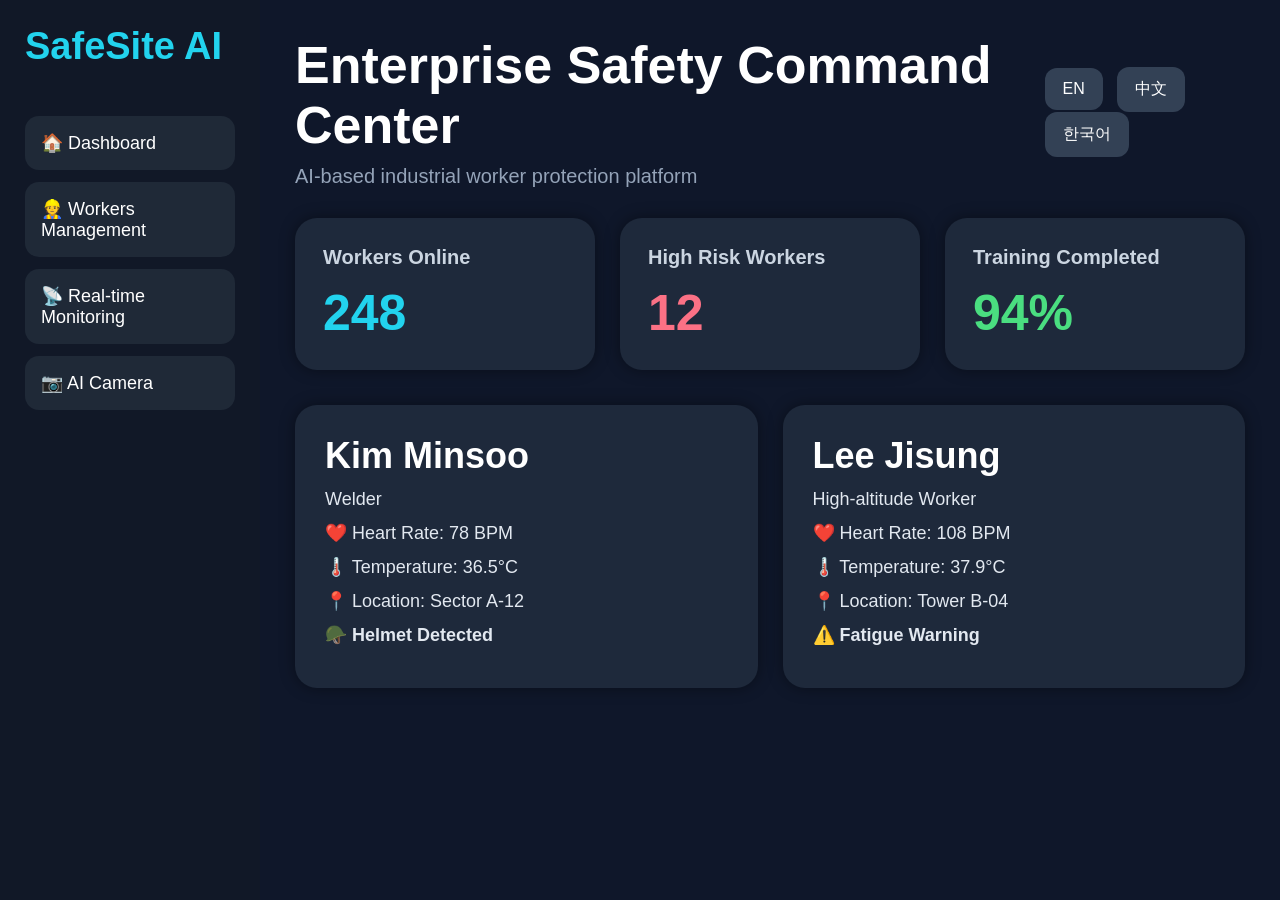
<file: workers.html>
<!DOCTYPE html>
<html lang="en">
<head>
<meta charset="UTF-8">
<meta name="viewport" content="width=device-width, initial-scale=1.0">

<title>Workers Management</title>

<script src="language.js"></script>

<style>

*{
margin:0;
padding:0;
box-sizing:border-box;
font-family:Arial;
}

body{
background:#0f172a;
color:white;
display:flex;
min-height:100vh;
}

.sidebar{
width:260px;
background:#111827;
padding:25px;
display:flex;
flex-direction:column;
gap:18px;
}

.logo{
font-size:38px;
font-weight:bold;
color:#22d3ee;
margin-bottom:30px;
}

.menu a{
display:block;
padding:16px;
margin-bottom:12px;
border-radius:14px;
text-decoration:none;
color:white;
background:#1f2937;
transition:0.3s;
font-size:18px;
}

.menu a:hover{
background:#06b6d4;
transform:translateX(5px);
}

.main{
flex:1;
padding:35px;
}

.topbar{
display:flex;
justify-content:space-between;
align-items:center;
margin-bottom:30px;
}

.title h1{
font-size:52px;
margin-bottom:10px;
}

.title p{
font-size:20px;
color:#94a3b8;
}

.lang-buttons button{
padding:12px 18px;
border:none;
border-radius:12px;
background:#334155;
color:white;
cursor:pointer;
margin-left:10px;
font-size:16px;
}

.lang-buttons button:hover{
background:#06b6d4;
}

.cards{
display:grid;
grid-template-columns:repeat(auto-fit,minmax(260px,1fr));
gap:25px;
margin-bottom:35px;
}

.card{
background:#1e293b;
padding:28px;
border-radius:22px;
box-shadow:0 0 15px rgba(0,0,0,0.4);
}

.card h3{
font-size:20px;
margin-bottom:15px;
color:#cbd5e1;
}

.card h2{
font-size:50px;
color:#22d3ee;
}

.workers{
display:grid;
grid-template-columns:repeat(auto-fit,minmax(350px,1fr));
gap:25px;
}

.worker-card{
background:#1e293b;
padding:30px;
border-radius:22px;
box-shadow:0 0 15px rgba(0,0,0,0.4);
}

.worker-card h2{
font-size:36px;
margin-bottom:10px;
}

.worker-card p{
margin:12px 0;
font-size:18px;
color:#e2e8f0;
}

.status-safe{
color:#4ade80;
font-weight:bold;
}

.status-danger{
color:#f87171;
font-weight:bold;
}

@media(max-width:900px){

body{
flex-direction:column;
}

.sidebar{
width:100%;
flex-direction:row;
overflow:auto;
}

.menu{
display:flex;
gap:10px;
}

.menu a{
min-width:180px;
}

.title h1{
font-size:36px;
}

}

</style>
</head>

<body>

<div class="sidebar">

<div class="logo">SafeSite AI</div>

<div class="menu">

<a href="index.html">
🏠 <span data-key="dashboard">Dashboard</span>
</a>

<a href="workers.html">
👷 <span data-key="workers">Workers Management</span>
</a>

<a href="monitor.html">
📡 <span data-key="monitor">Real-time Monitoring</span>
</a>

<a href="ai-camera.html">
📷 <span data-key="camera">AI Camera</span>
</a>

</div>

</div>

<div class="main">

<div class="topbar">

<div class="title">

<h1 data-key="title">
Enterprise Safety Command Center
</h1>

<p data-key="subtitle">
AI-based industrial worker protection platform
</p>

</div>

<div class="lang-buttons">

<button onclick="setLanguage('en')">
EN
</button>

<button onclick="setLanguage('zh')">
中文
</button>

<button onclick="setLanguage('kr')">
한국어
</button>

</div>

</div>

<div class="cards">

<div class="card">
<h3 data-key="online">Workers Online</h3>
<h2>248</h2>
</div>

<div class="card">
<h3 data-key="risk">High Risk Workers</h3>
<h2 style="color:#fb7185;">12</h2>
</div>

<div class="card">
<h3 data-key="training">Training Completed</h3>
<h2 style="color:#4ade80;">94%</h2>
</div>

</div>

<div class="workers">

<div class="worker-card">

<h2>Kim Minsoo</h2>

<p data-key="worker1">
Welder
</p>

<p>
❤️ <span data-key="heart">Heart Rate</span>:
78 BPM
</p>

<p>
🌡️ <span data-key="temp">Temperature</span>:
36.5°C
</p>

<p>
📍 <span data-key="location">Location</span>:
Sector A-12
</p>

<p class="status-safe">
🪖 <span data-key="helmet">Helmet Detected</span>
</p>

</div>

<div class="worker-card">

<h2>Lee Jisung</h2>

<p data-key="worker2">
High-altitude Worker
</p>

<p>
❤️ <span data-key="heart">Heart Rate</span>:
108 BPM
</p>

<p>
🌡️ <span data-key="temp">Temperature</span>:
37.9°C
</p>

<p>
📍 <span data-key="location">Location</span>:
Tower B-04
</p>

<p class="status-danger">
⚠️ <span data-key="fatigue">Fatigue Warning</span>
</p>

</div>

</div>

</div>

</body>
</html>
</file>
